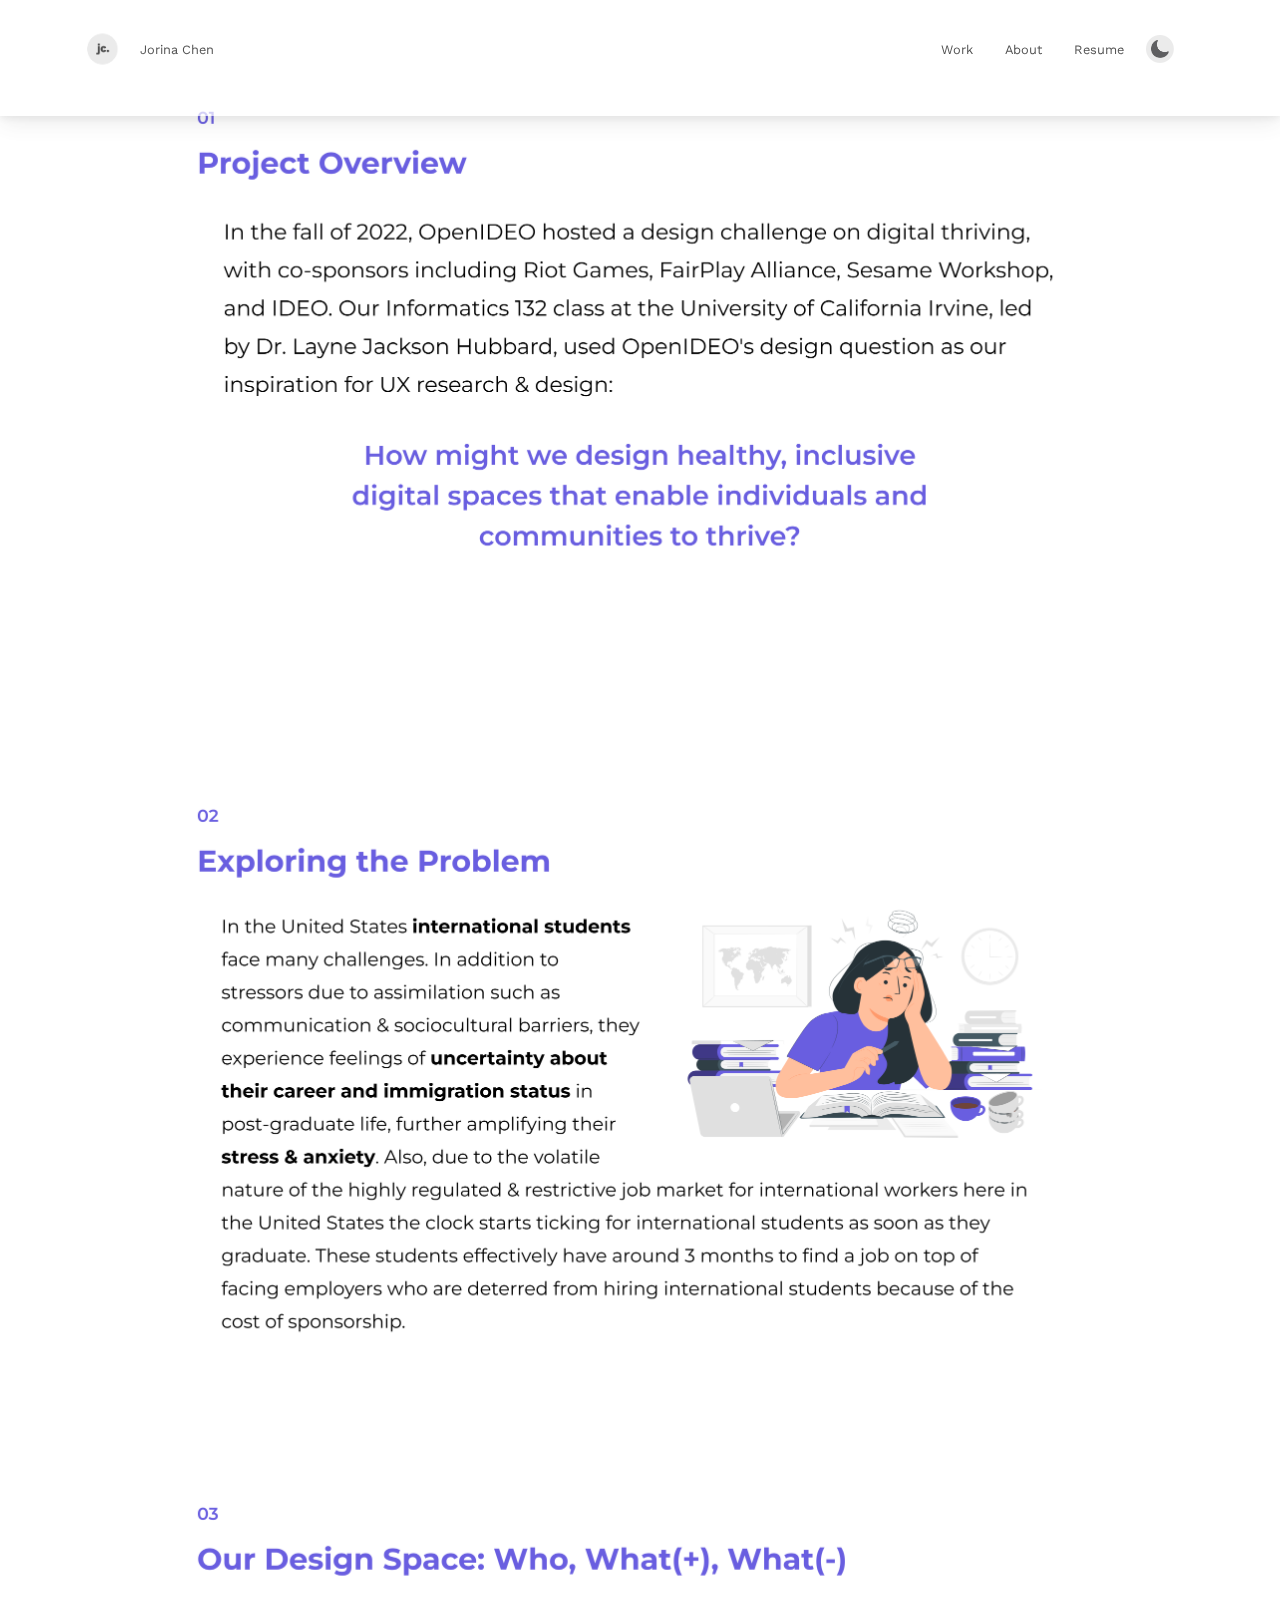
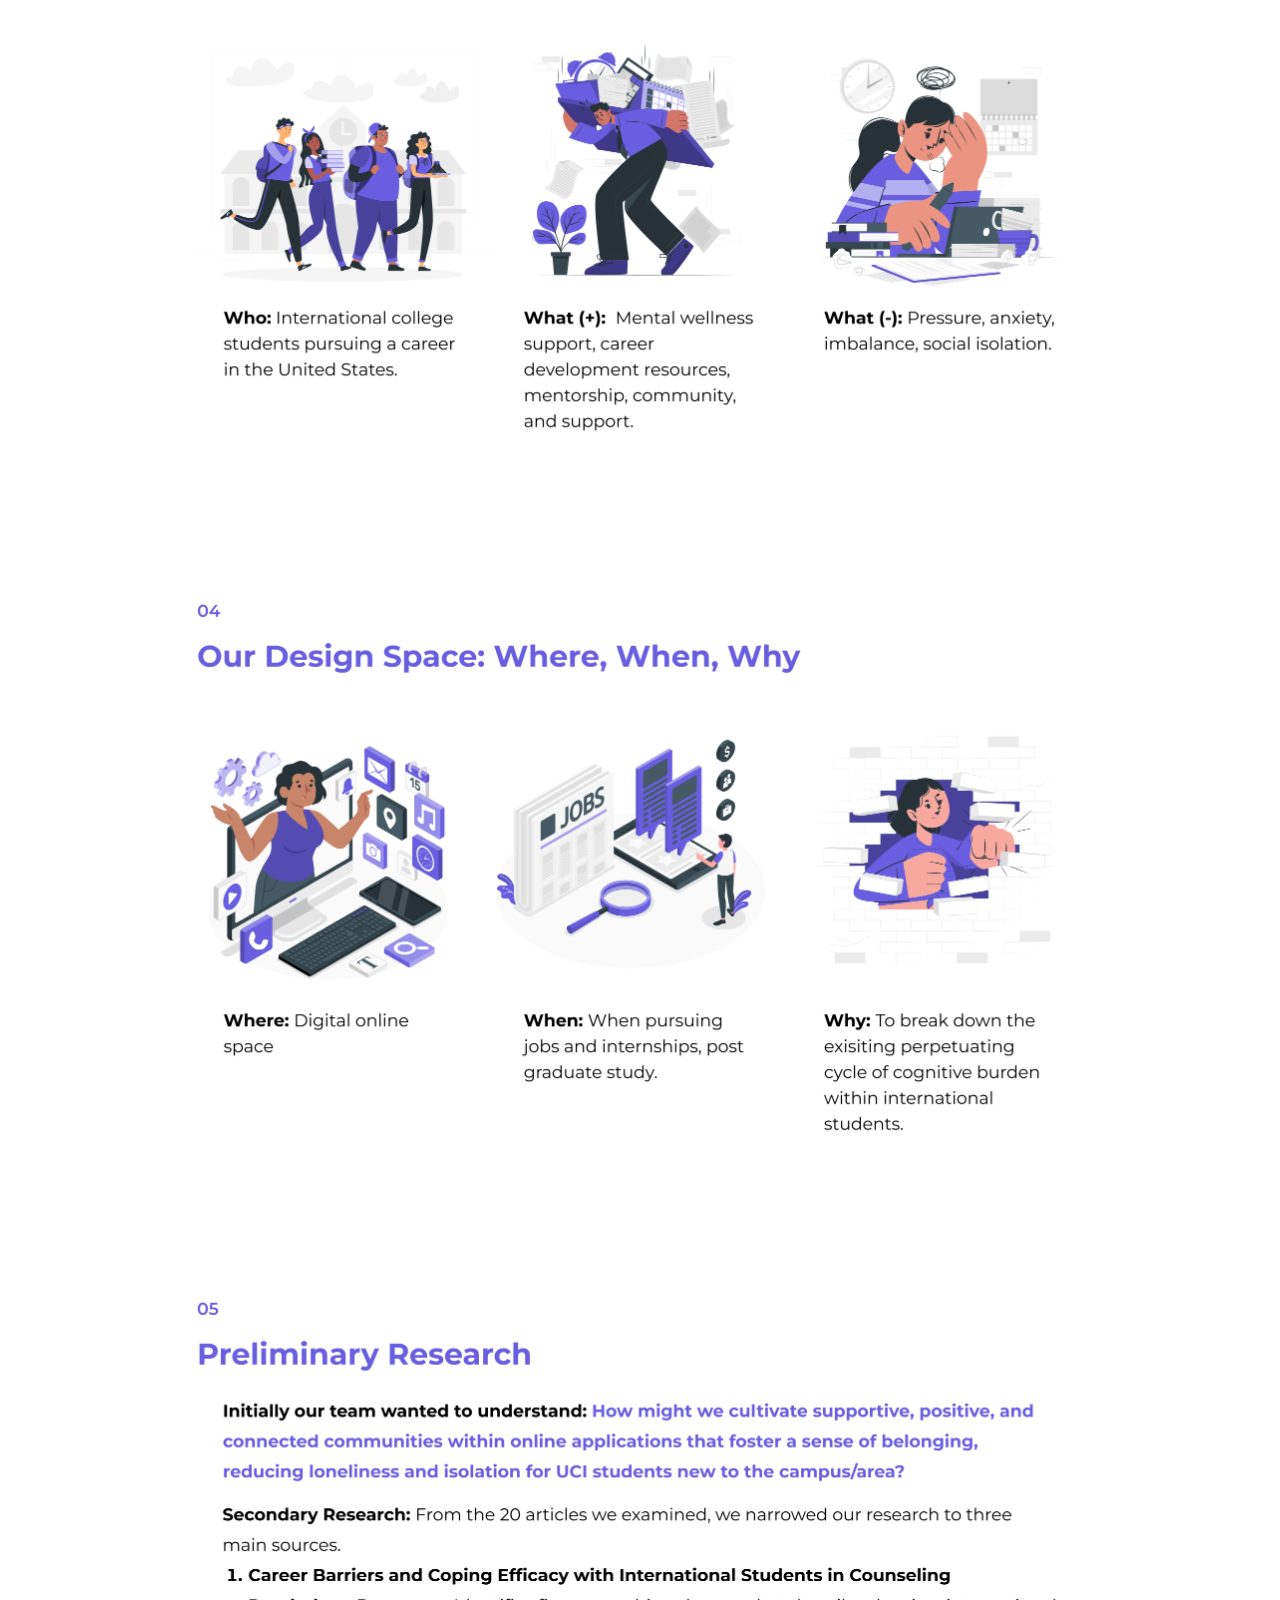
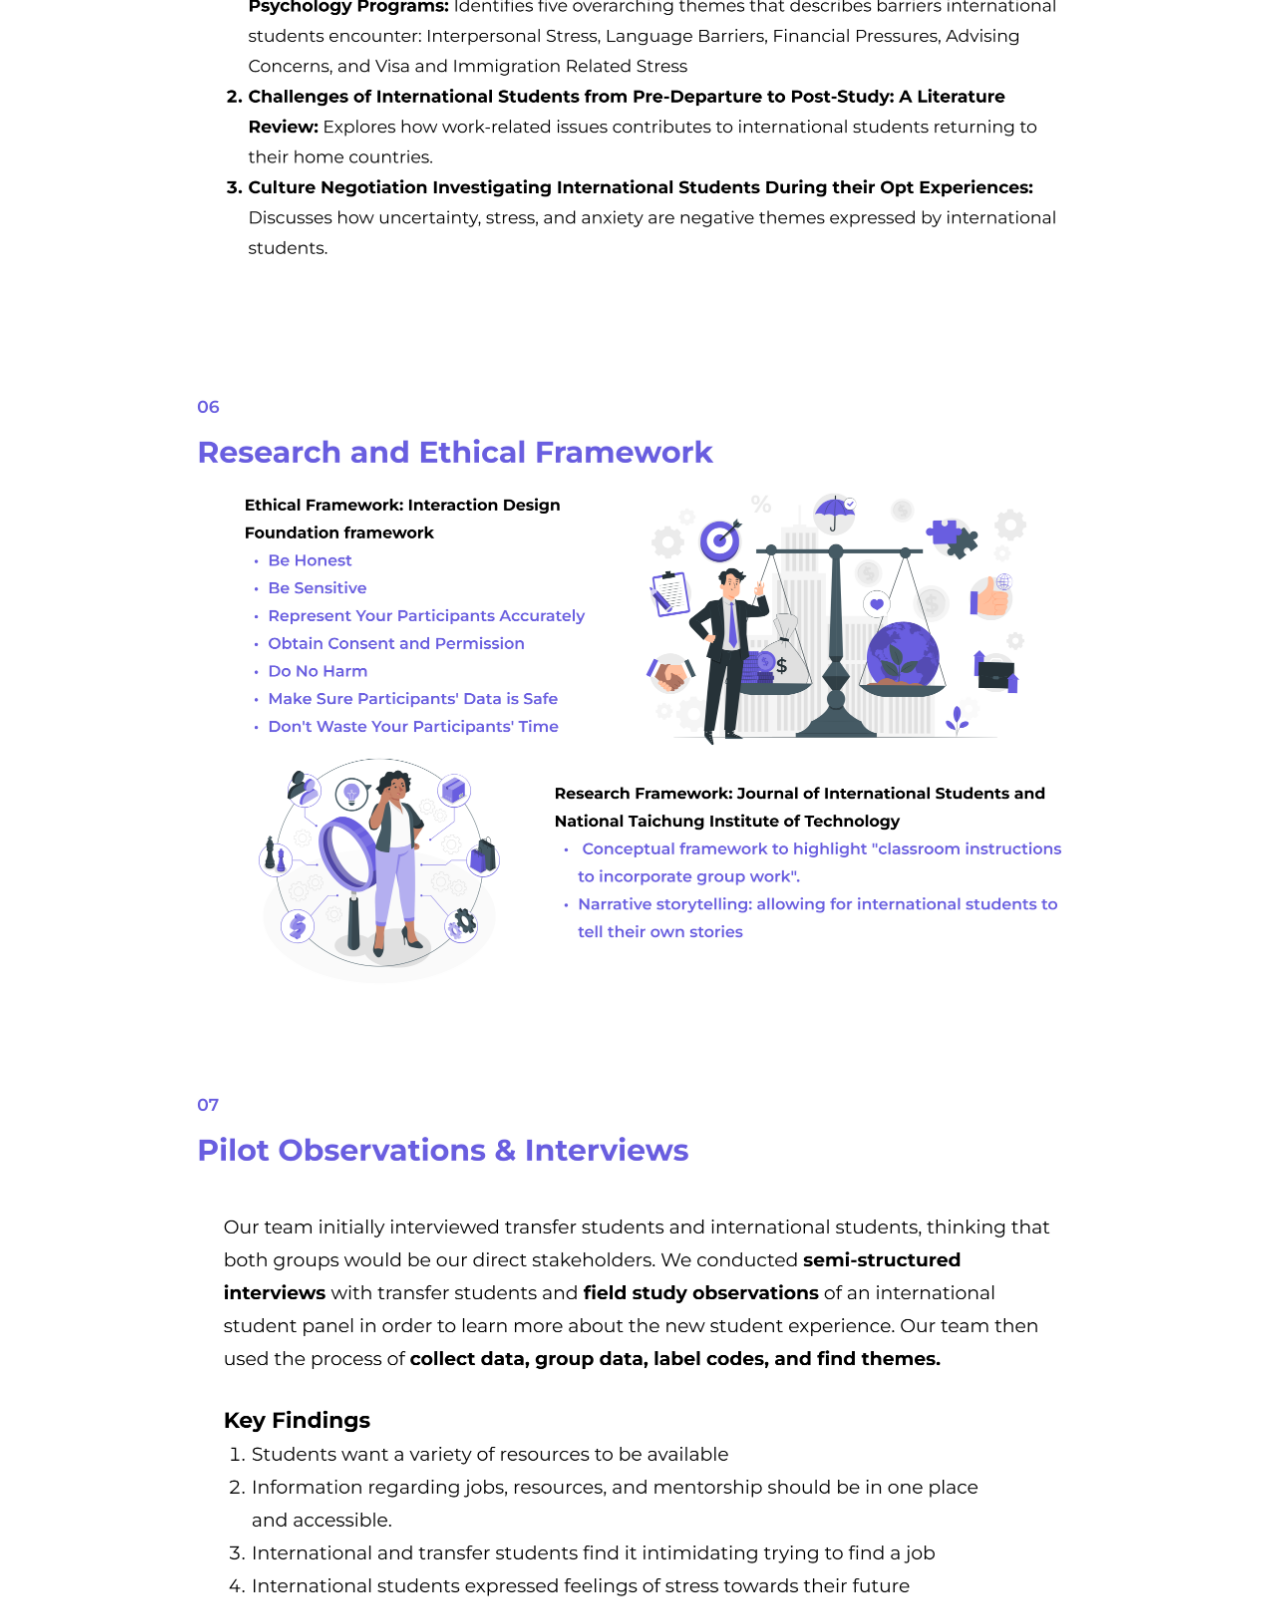
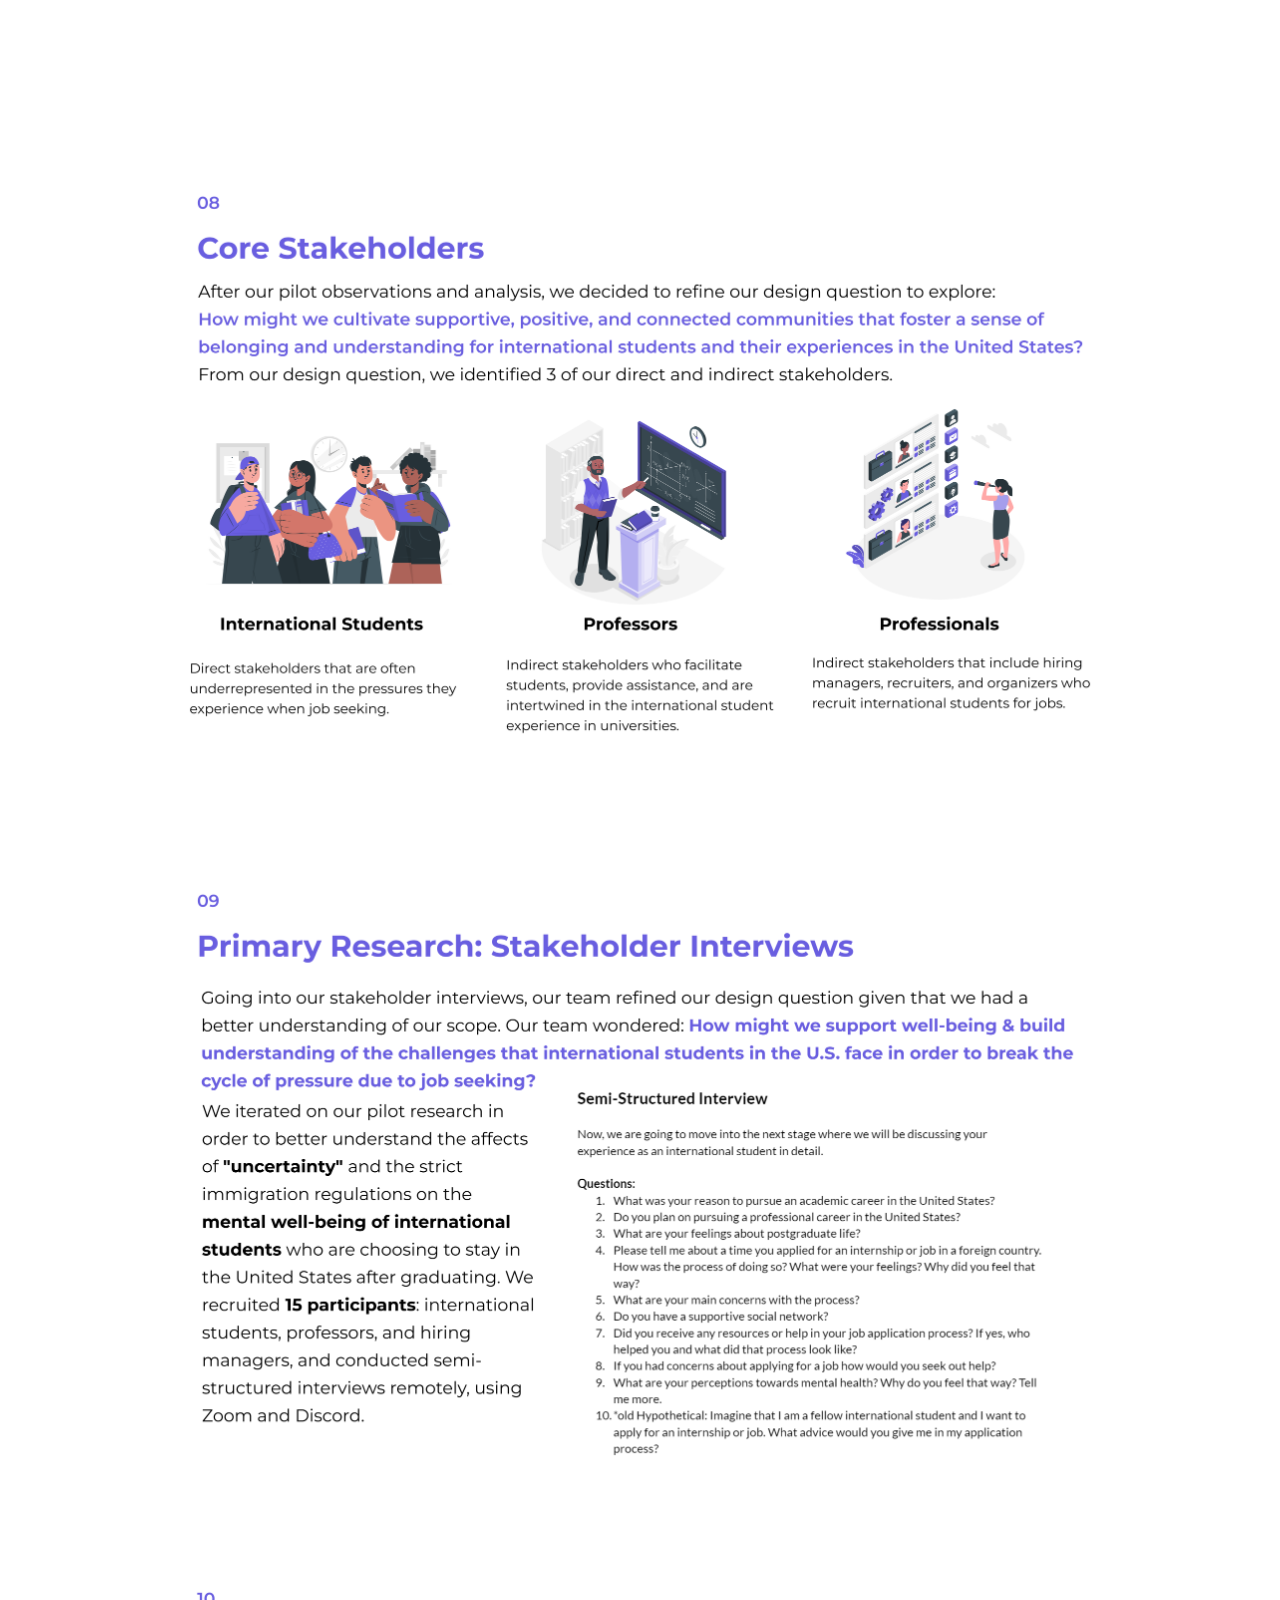
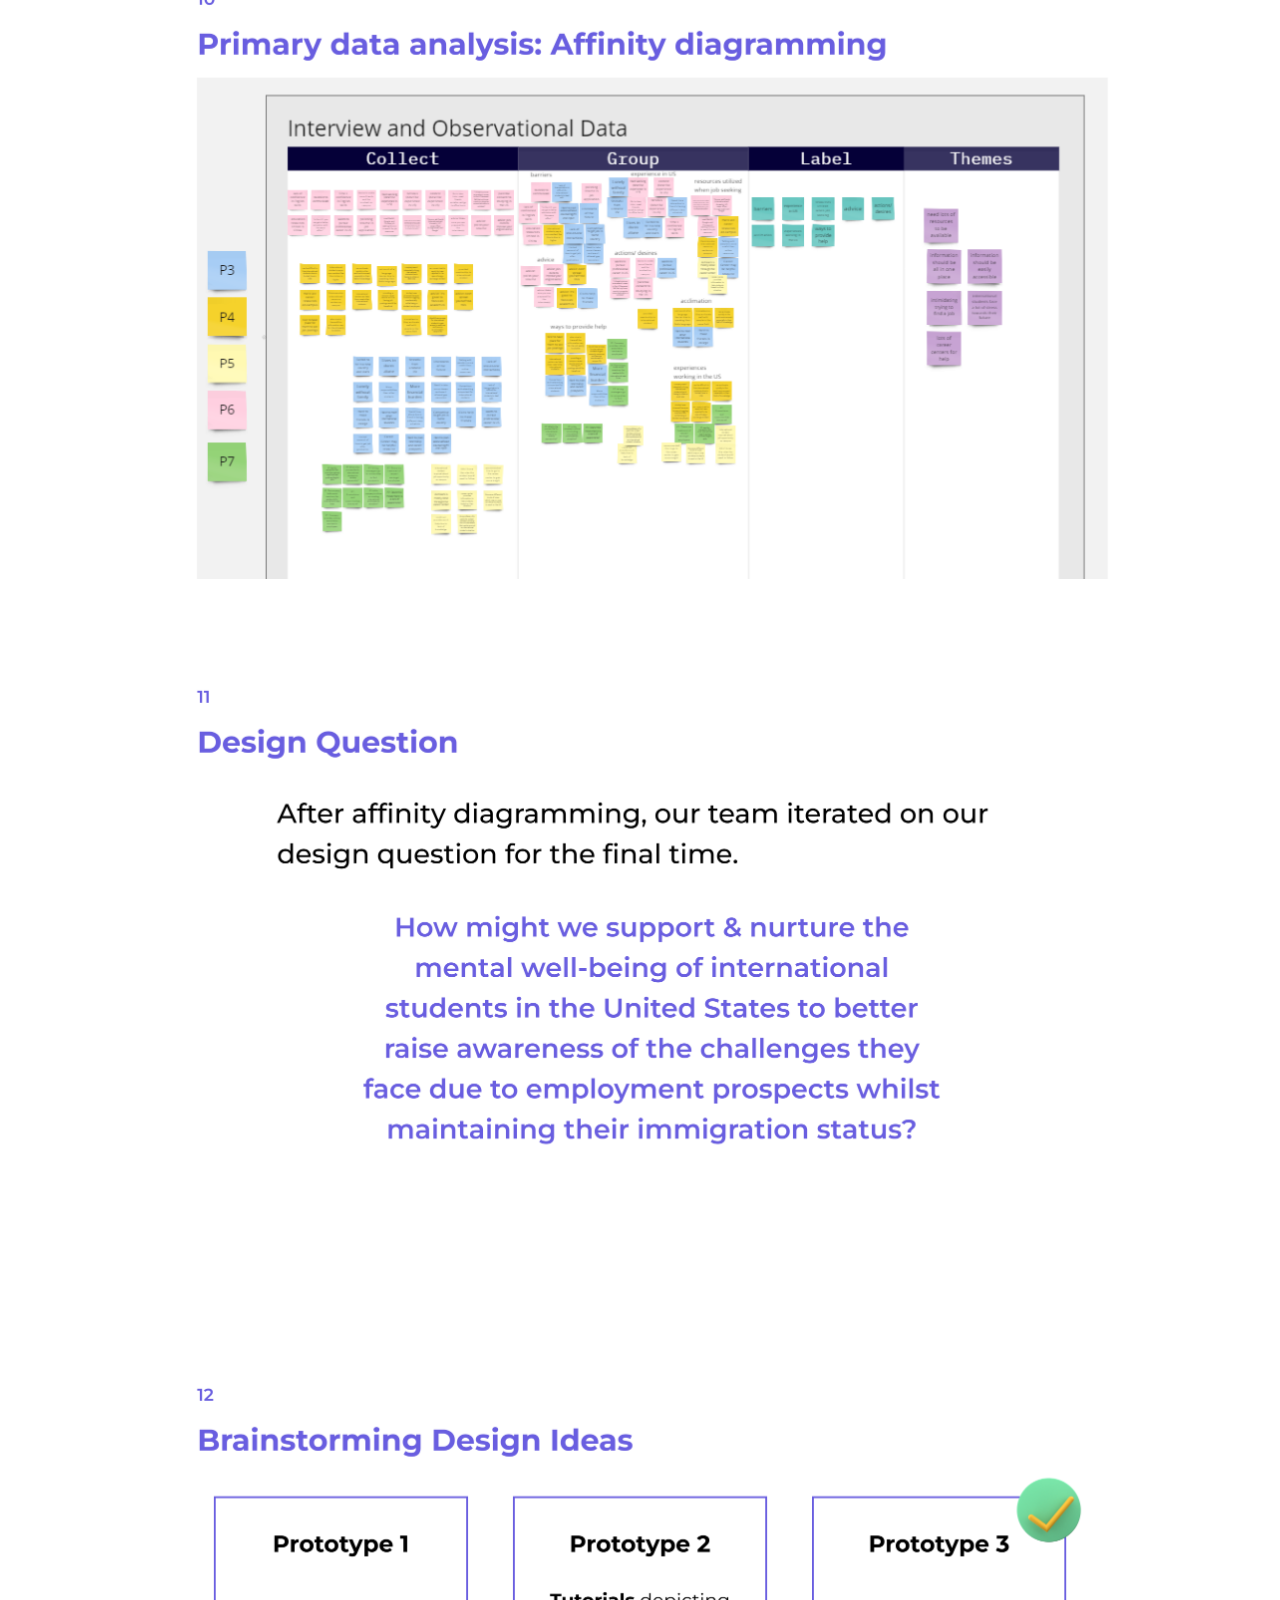
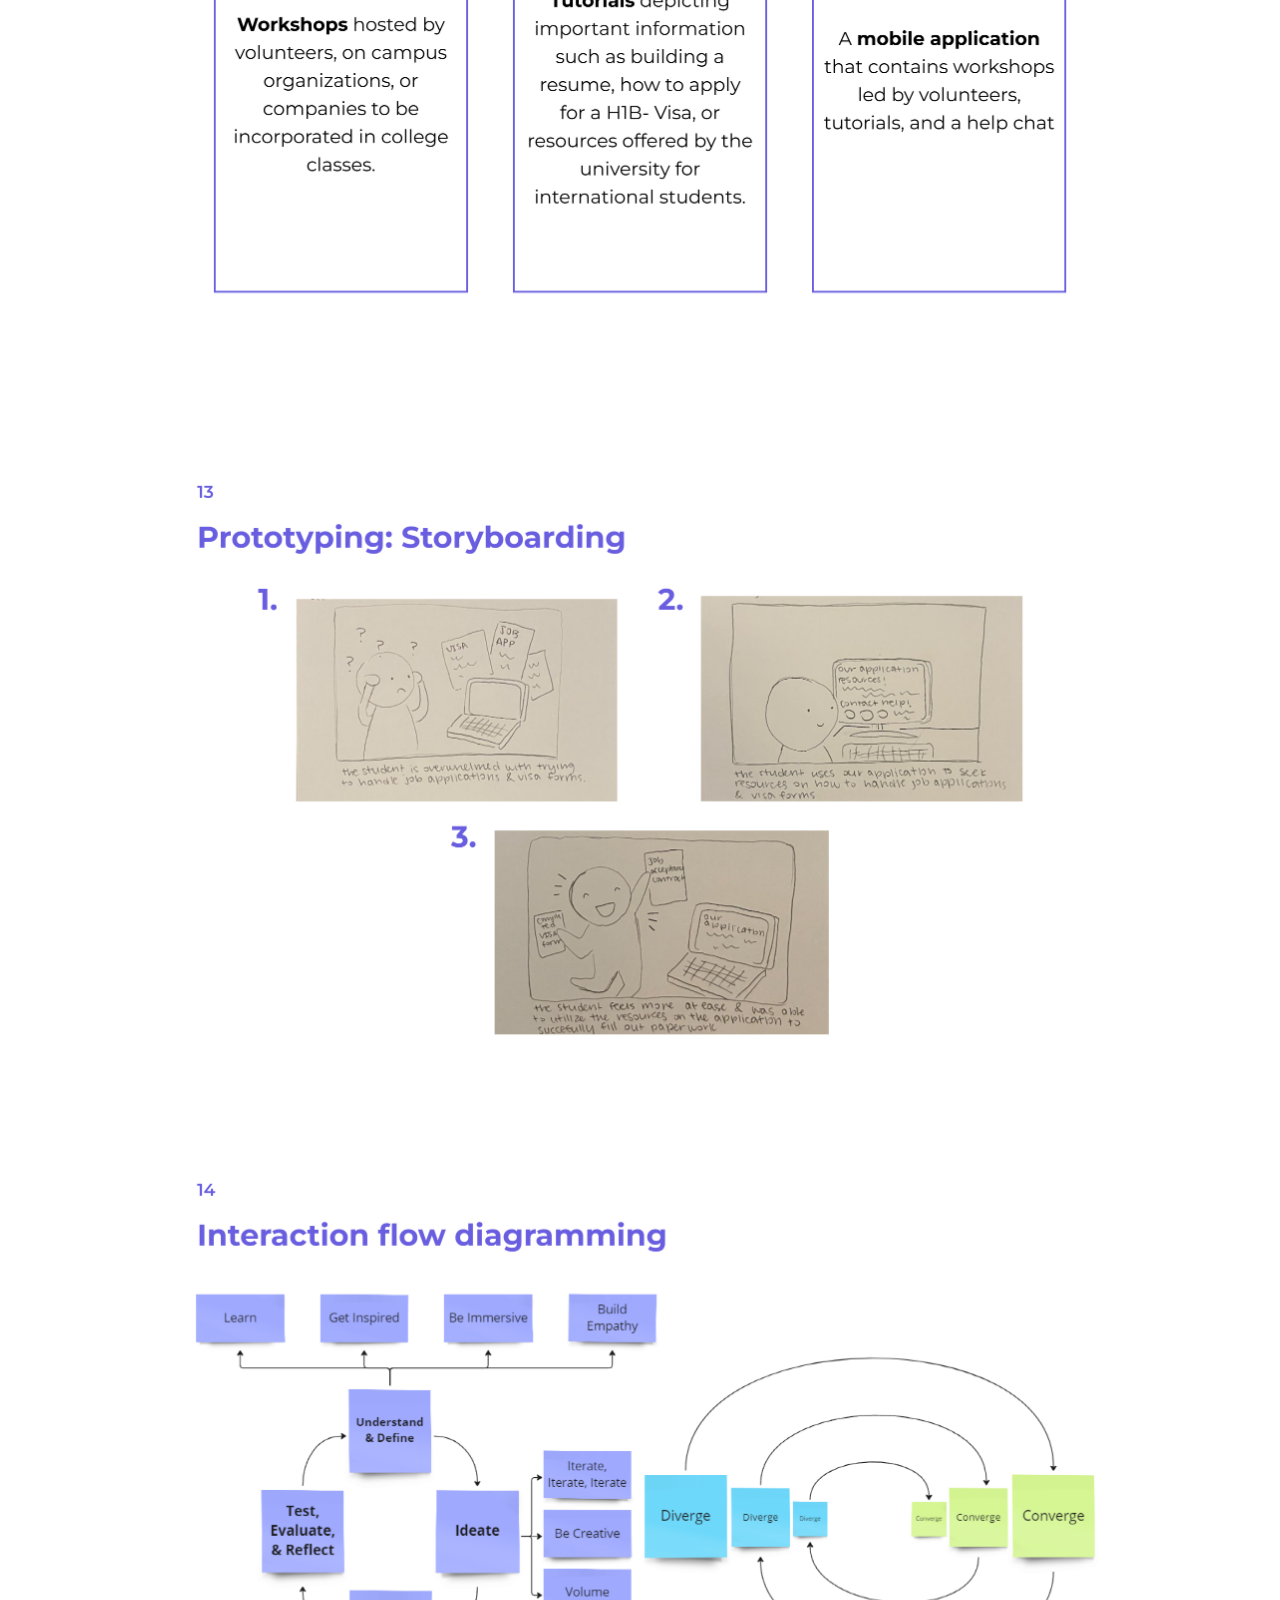
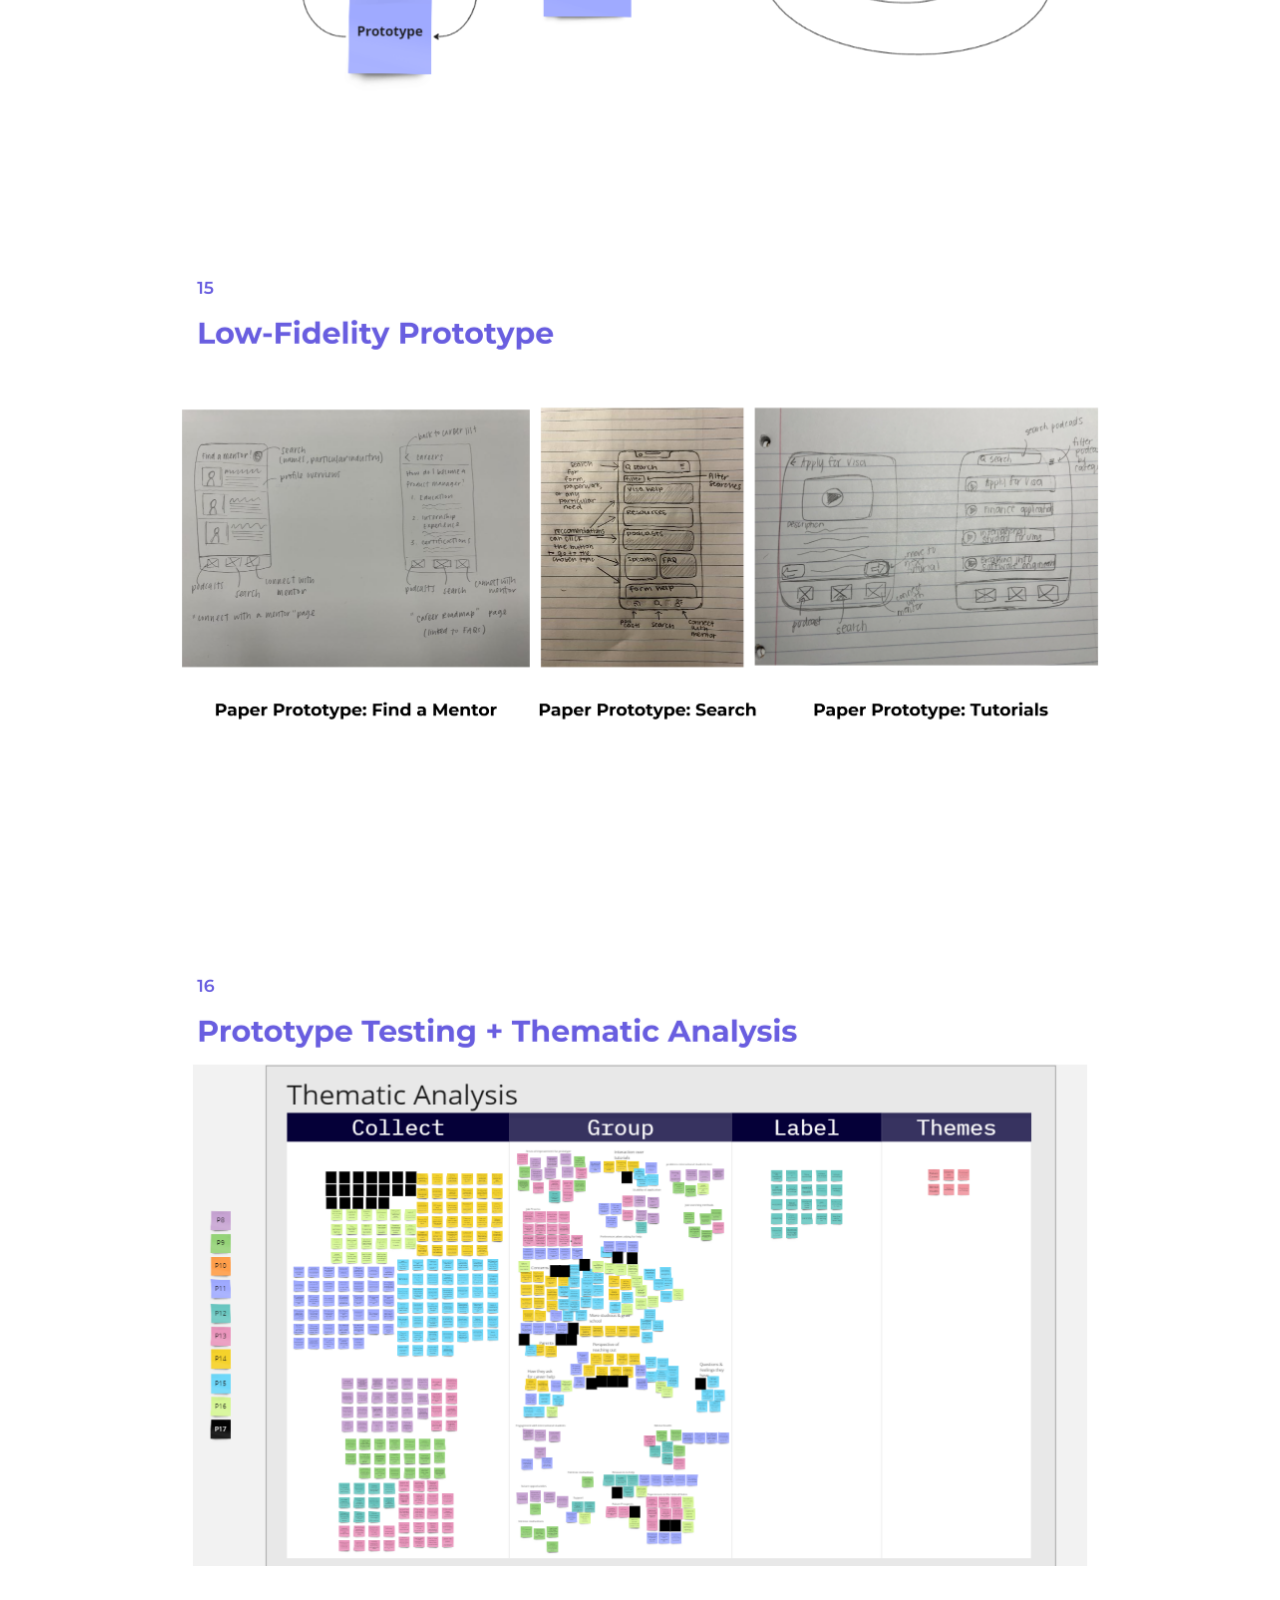
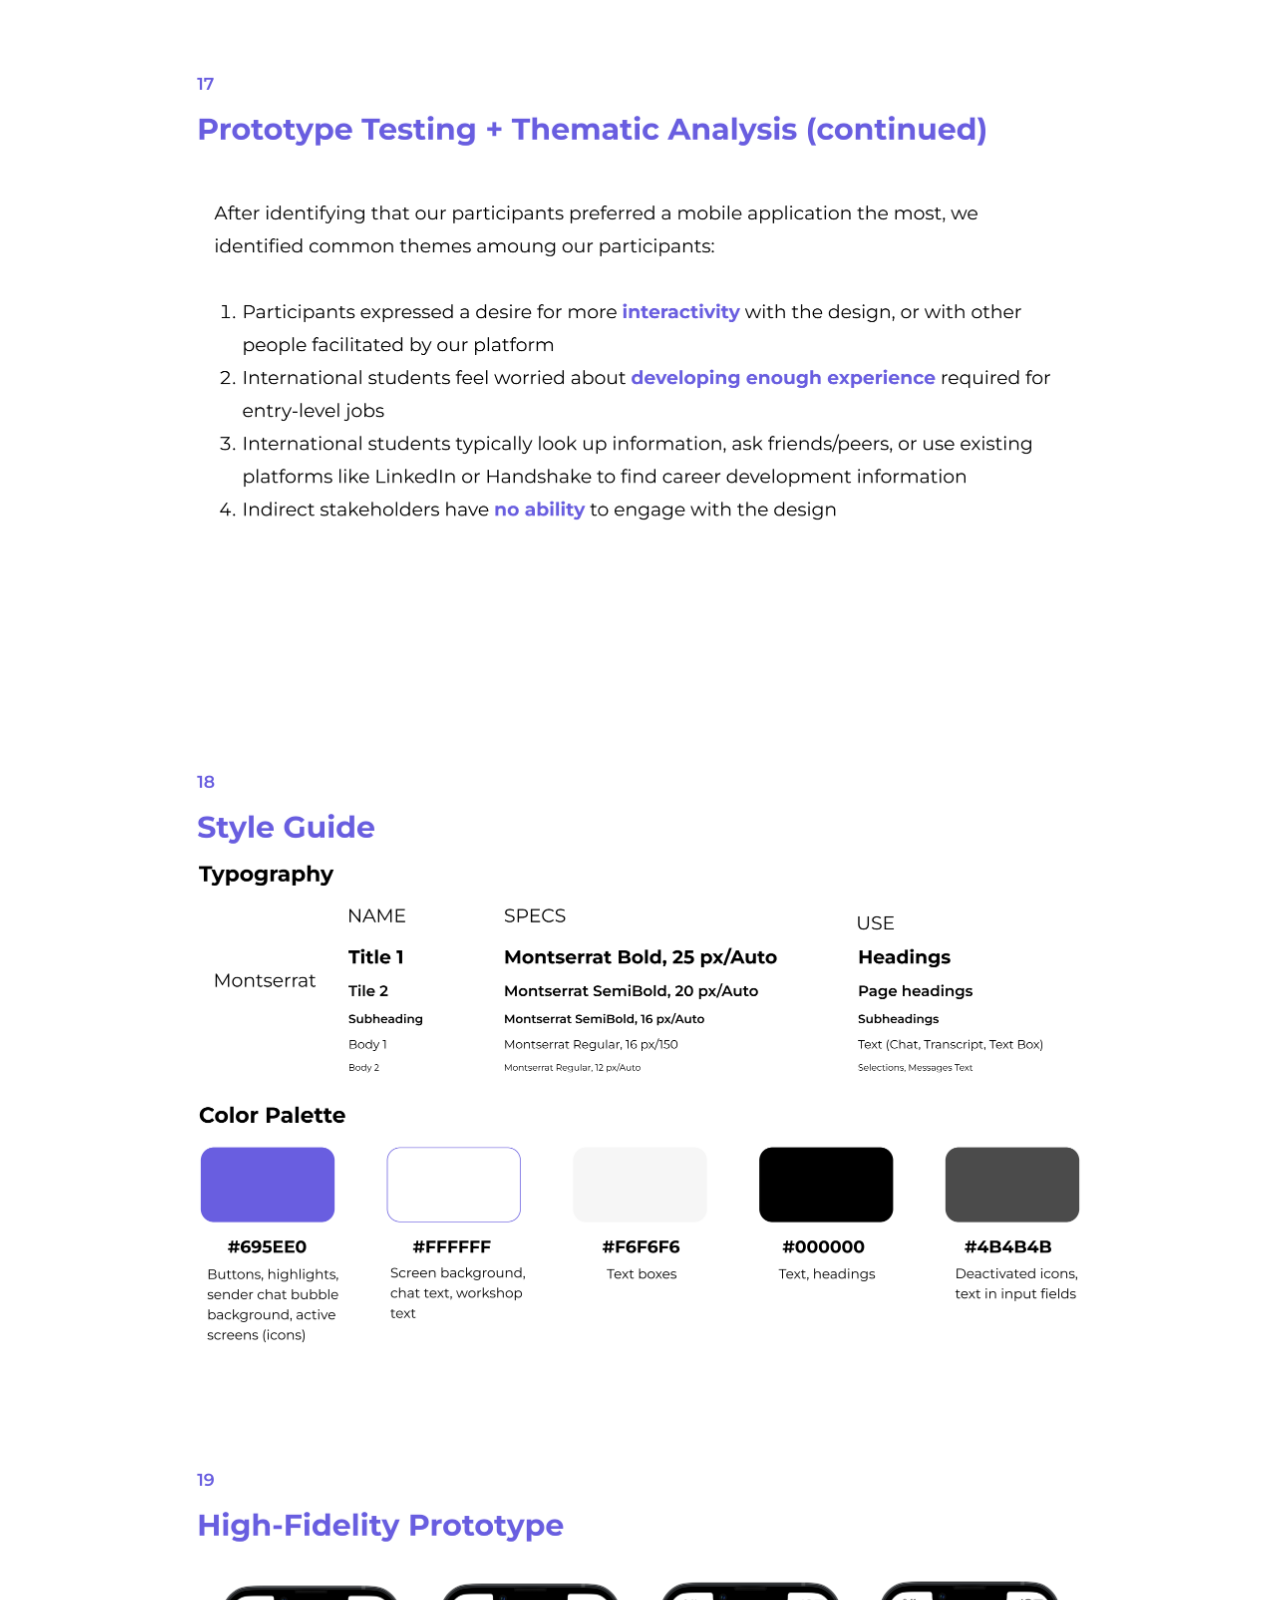
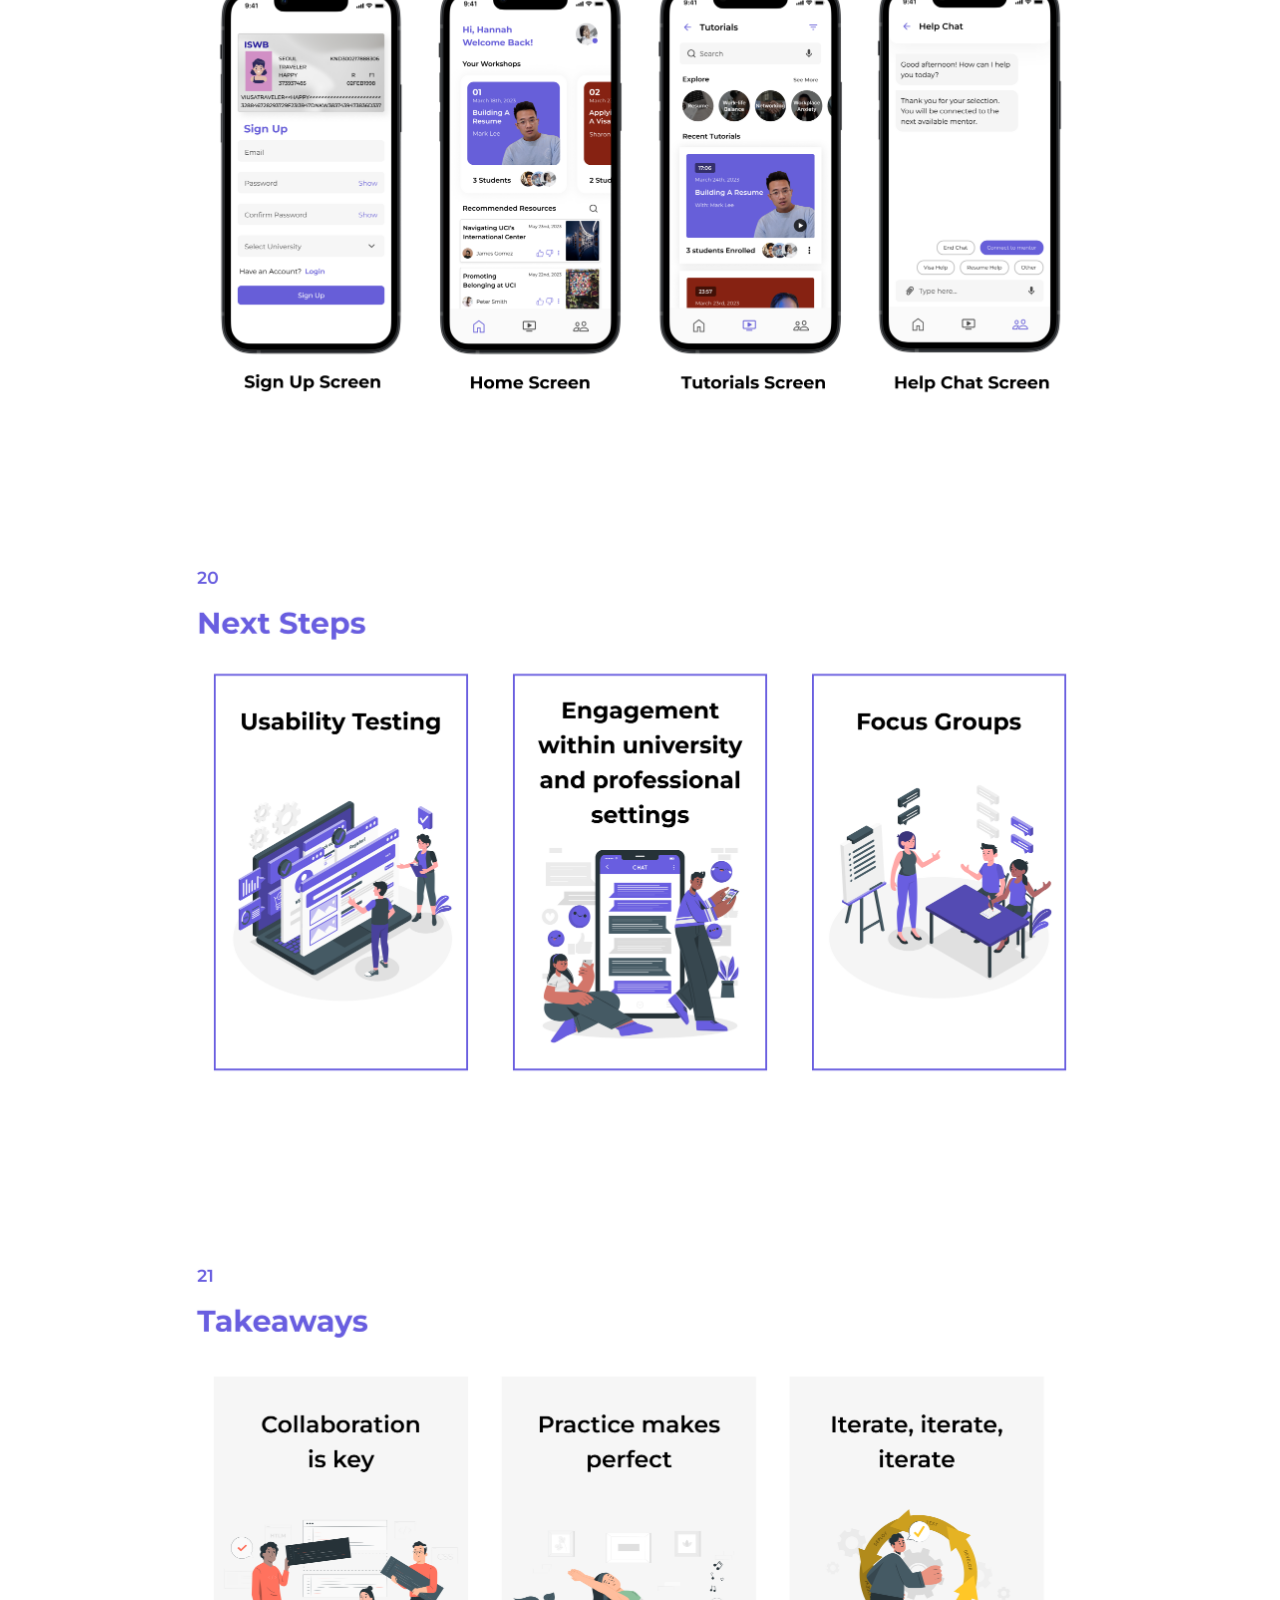
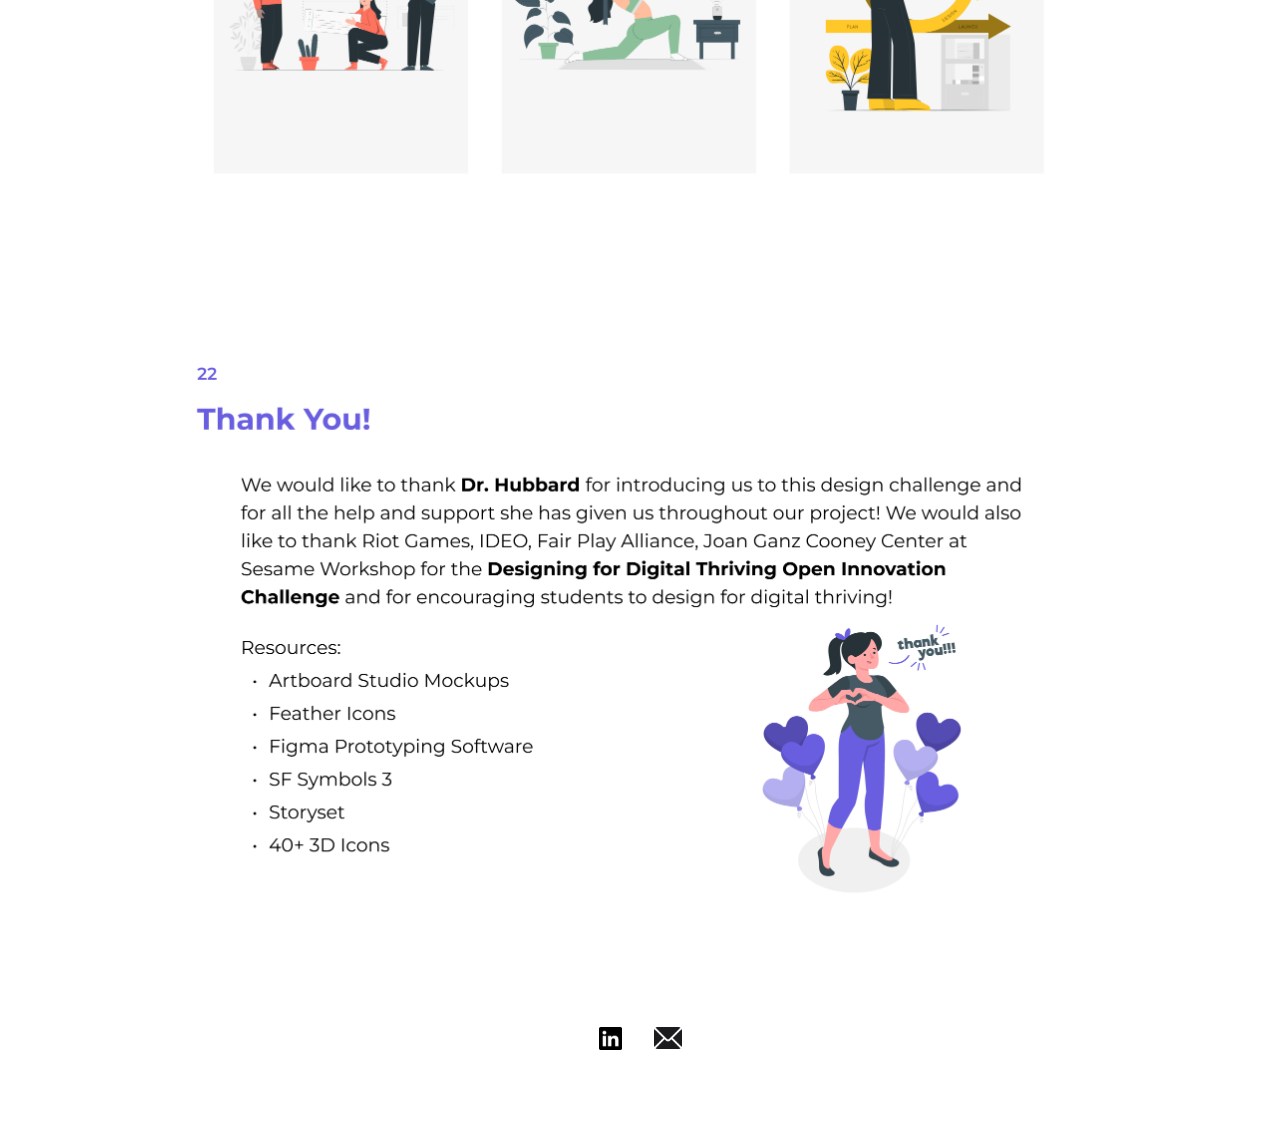
<file: iswb.html>
<!doctype html>
<html lang="en">

<!--
WRITTEN BY: Jorina Chen
EMAIL: jorinac@uci.edu
-->

<head>
  <meta charset="utf-8">
  <meta name="author" content="Your name here">
  <meta name="description" content="description of your page">
  <link href="style.css" rel="stylesheet">
  <link rel="stylesheet" href="https://fonts.googleapis.com/css2?family=Material+Symbols+Outlined:opsz,wght,FILL,GRAD@20..48,100..700,0..1,-50..200">
  <script src="function.js"> </script>
  <title>ISWB</title>
</head>

<body>
  <div class="navbar-web">
    <div id="navbar">
      <div class="navbar-left" style="padding-left: 3%">
        <ul>
          <li><a href="index.html">Jorina Chen</a></li>
          <li>
            <a class="image-padding-within-a" href="index.html">
            <img
              class="Logo-Image"
              src="Images/Marble_logo.png"
              width="46"
              height="44"
              alt="Jorina Chen's website logo"
            />
          </a>
          </li>
        </ul>
      </div>

      <div class="navbar-right">
        <ul>
          <li>
            <button id="toggle-button">
              <img
                class="dark-icon"
                src="Images/moon_logo_2.png"
                width="28"
                height="28"
                alt="Dark mode icon"
              />
              <img
                class="dark-icon-hover"
                src="Images/moon_hover.png"
                width="28"
                height="28"
                alt="Dark mode icon"
              />
            </button>
          </li>
          <li><a href="Jorina_Chen_Resume.pdf">Resume</a></li>
          <li><a href="about.html">About</a></li>
          <li><a href="index.html">Work</a></li>
        </ul>
      </div>
    </div>
  </div>

  <div class="mobile-navbar">
    <a href="index.html">
    <img
      class="Logo-Image"
      src="Images/Marble_logo.png"
      width="46"
      height="44"
      alt="Jorina Chen's website logo"
      class="mobile-logo"
    />
  </a>
  

    <div class="nav-link" id="nav-link">
      <a href="index.html">Work</a>
      <a href="about.html">About</a>
      <a href="Jorina_Chen_Resume.pdf">Resume</a>
      <button id="toggle-button2" onclick="menuToggle()">
        <img
          class="dark-icon"
          src="Images/moon_logo_2.png"
          width="28"
          height="28"
          alt="Dark mode icon"
        />
        <img
          class="dark-icon-hover"
          src="Images/moon_hover.png"
          width="28"
          height="28"
          alt="Dark mode icon"
        />
      </button>

      
      <!-- <a href="javascript:void(0)" class="close-icon" onclick="menuToggle()"
        >Close</a> -->

      <a href="javascript:void(0)" class="close-icon" onclick="menuToggle()"
      ><img 
        class="icon2"
        src="Images/Close_icon_dark.png"
        width="42"
        height="42"
        alt="Jorina Chen's website logo"
        class="mobile-logo"
      ></a>


    </div>
    <a onclick="menuToggle()"
      ><img
        class="icon"
        src="Images/menu_dark.png"
        width="42"
        height="42"
        alt="Jorina Chen's website logo"
        class="mobile-logo"
    /></a>
    
  </div>


   <!-- case study images-->
  <div class="ISWB-case-study-images">
    <img src="ISWB/Project_Overview.png" style="width:100%" alt="Project overview of the International Student Well-Being case study.">
  </div>

  <div class="ISWB-case-study-images">
    <img src="ISWB/02_Exploring_the_Problem.png" style="width:100%" alt="Illustrates how the group explored the problem presented by OpenIDEO's design challenge.">
  </div>

  <div class="ISWB-case-study-images">
    <img src="ISWB/03_Our_Design_Space.png" style="width:100%" alt="Includes the who, what(+), and what(-) that the team used to explore their design space.">
  </div>

  <div class="ISWB-case-study-images">
    <img src="ISWB/04_Our_Design_Space_2.png" style="width:100%" alt="Includes the where, when, and why that our team used to explore our design space.">
  </div>

  <div class="ISWB-case-study-images">
    <img src="ISWB/05_Preliminary_Research.png" style="width:100%" alt="Presents the 3 main secondary sources that the team used to understand their current design question.">
  </div>

  <div class="ISWB-case-study-images">
    <img src="ISWB/06_Research_and_Ethical_Framework.png" style="width:100%" alt="Describes the research and ethical frameworks used by the team.">
  </div>

  <div class="ISWB-case-study-images">
    <img src="ISWB/07_Pilot_Observations_&_Interviews.png" style="width:100%" alt="Illustrates the key findings the team had from their pilot observations 
    and interviews.">
  </div>

  <div class="ISWB-case-study-images">
    <img src="ISWB/08_Core_Stakeholders.png" style="width:100%" alt="Describes the core stakeholders which included international students, professors, and professionals.">
  </div>

  <div class="ISWB-case-study-images">
    <img src="ISWB/09_Primary_Research_Stakeholder_Interviews.png" style="width:100%" alt="Describes how the team conducted 15 stakeholder interviews to better understand
     how might we support well-being & build understanding of the challenges that international students in the U.S. face in order to break the cycle of pressure due to job seeking?">
  </div>

  <div class="ISWB-case-study-images">
    <img src="ISWB/10_Primary_data_analysis_Affinity_diagramming.png" style="width:100%" alt="Shows an affinity diagram of the interview and observational data collected.">
  </div>

  <div class="ISWB-case-study-images">
    <img src="ISWB/11_Design_Question.png" style="width:100%" alt="Includes the final iteration of the team's design question, which is how might we support & nurture the 
    mental well-being of international students in the United States to better raise awareness of the challenges they face due to employment prospects whilst maintaining their
    immigration status?">
  </div>

  <div class="ISWB-case-study-images">
    <img src="ISWB/12_Brainstorming_Design_Ideas.png" style="width:100%" alt="Showcases the teams prototype brainstorm, which includes workshops, tutorials, and a 
    mobile application.">
  </div>

  <div class="ISWB-case-study-images">
    <img src="ISWB/13_Prototyping_Storyboarding.png" style="width:100%" alt="Illustrates 3 storyboard images for how the mobile application is intended to be used.">
  </div>

  <div class="ISWB-case-study-images">
    <img src="ISWB/14_Interaction_flow_diagramming.png" style="width:100%" alt="Image of the team's interaction flow diagram.">
  </div>

  <div class="ISWB-case-study-images">
    <img src="ISWB/15_low_fidelity_prototype.png" style="width:100%" alt="Low-Fidelity Prototype of how users find a mentor, search, and access tutorials.">
  </div>

  <div class="ISWB-case-study-images">
    <img src="ISWB/16_Prototype_Testing_Thematic_Analysis.png" style="width:100%" alt="The team's thematic analysis which includes collect, group, label, 
    and themes category.">
  </div>

  <div class="ISWB-case-study-images">
    <img src="ISWB/17_Prototype_Testing_Thematic_Analysis_(continued).png" style="width:100%" alt="Continuation of the team's thematic analysis which 
    includes the team's four main themes.">
  </div>

  <div class="ISWB-case-study-images">
    <img src="ISWB/18_Style_Guide.png" style="width:100%" alt="The team's style guide which includes the typography and color palette">
  </div>

  <div class="ISWB-case-study-images">
    <img src="ISWB/19_High-Fidelity_Prototype.png" style="width:100%" alt="High-Fidelity Prototype including the sign up, home, tutorials, and help chat screen.">
  </div>

  <div class="ISWB-case-study-images">
    <img src="ISWB/20_Next_Steps.png" style="width:100%" alt="Illustrates the team's next steps of usability testing, engagement within university and
     professional settings, and hosting focus groups.">
  </div>

  <div class="ISWB-case-study-images">
    <img src="ISWB/21_Takeaways.png" style="width:100%" alt="Depicts the three main takeaways of collaboration is key, practice makes 
    perfect, and iterate, iterate, iterate">
  </div>

  <div class="ISWB-case-study-images">
    <img src="ISWB/22_Thank_You.png" style="width:100%" alt="Thank you slide for Dr.Hubbard, Riot Games, IDEO, Fair Play Alliance, 
    Joan Ganz Cooney Center at Sesame Workshop.">
  </div>


      <div class="footer">
        <div class="light-footer-content">
          <a href="https://linkedin.com/in/jorinachen/">
            <img class= "LinkedIn" src="Images/LinkedIn_Icon.png" width="23" height= "23" alt="LinkedIn Icon that links to Jorina Chen's LinkedIn page">
          </a>
  
          <a href="mailto:jorinajoshan@gmail.com">
            <img class="Mail" src="Images/Mail_icon.png" width="28" height= "22" alt="Mail icon that links to Jorina Chen's email address">
          </a>
        </div>
      </div>


      <script>
        document.addEventListener('DOMContentLoaded', (event) => {
      const toggleButton = document.getElementById('toggle-button');


      const darkMode = localStorage.getItem('darkMode');

      if (darkMode === 'enabled') {
      document.body.classList.add('dark-mode');
     }

     toggleButton.addEventListener('click', () => {
     document.body.classList.toggle('dark-mode');

    if (document.body.classList.contains('dark-mode')) {
      localStorage.setItem('darkMode', 'enabled');
    } else {
      localStorage.setItem('darkMode', 'disabled');
    }
  });
});


document.addEventListener("DOMContentLoaded", (event) => {
        const toggleButton = document.getElementById("toggle-button2");

        const darkMode = localStorage.getItem("darkMode");

        if (darkMode === "enabled") {
          document.body.classList.add("dark-mode");
        }

        toggleButton.addEventListener("click", () => {
          document.body.classList.toggle("dark-mode");

          if (document.body.classList.contains("dark-mode")) {
            localStorage.setItem("darkMode", "enabled");
          } else {
            localStorage.setItem("darkMode", "disabled");
          }
        });
      });

      function menuToggle() {
        var navLinks = document.getElementById("nav-link");

        if (navLinks.classList.contains("show")) {
          navLinks.classList.remove("show");
          setTimeout(() => {
            navLinks.style.display = "none";
          }, 500);
          document.removeEventListener("click", closeMenu);
        } else {
          navLinks.style.display = "flex";
          setTimeout(() => {
            navLinks.classList.add("show");
          }, 10);
          document.addEventListener("click", closeMenu);
        }
      }

      function closeMenu(event) {
        var navLinks = document.getElementById("nav-link");
        var icon = document.querySelector(".icon");

        if (!navLinks.contains(event.target) && !icon.contains(event.target)) {
          navLinks.classList.remove("show");
          setTimeout(() => {
            navLinks.style.display = "none";
          }, 500);
          document.removeEventListener("click", closeMenu);
        }
      }

      </script>

</body>
</file>
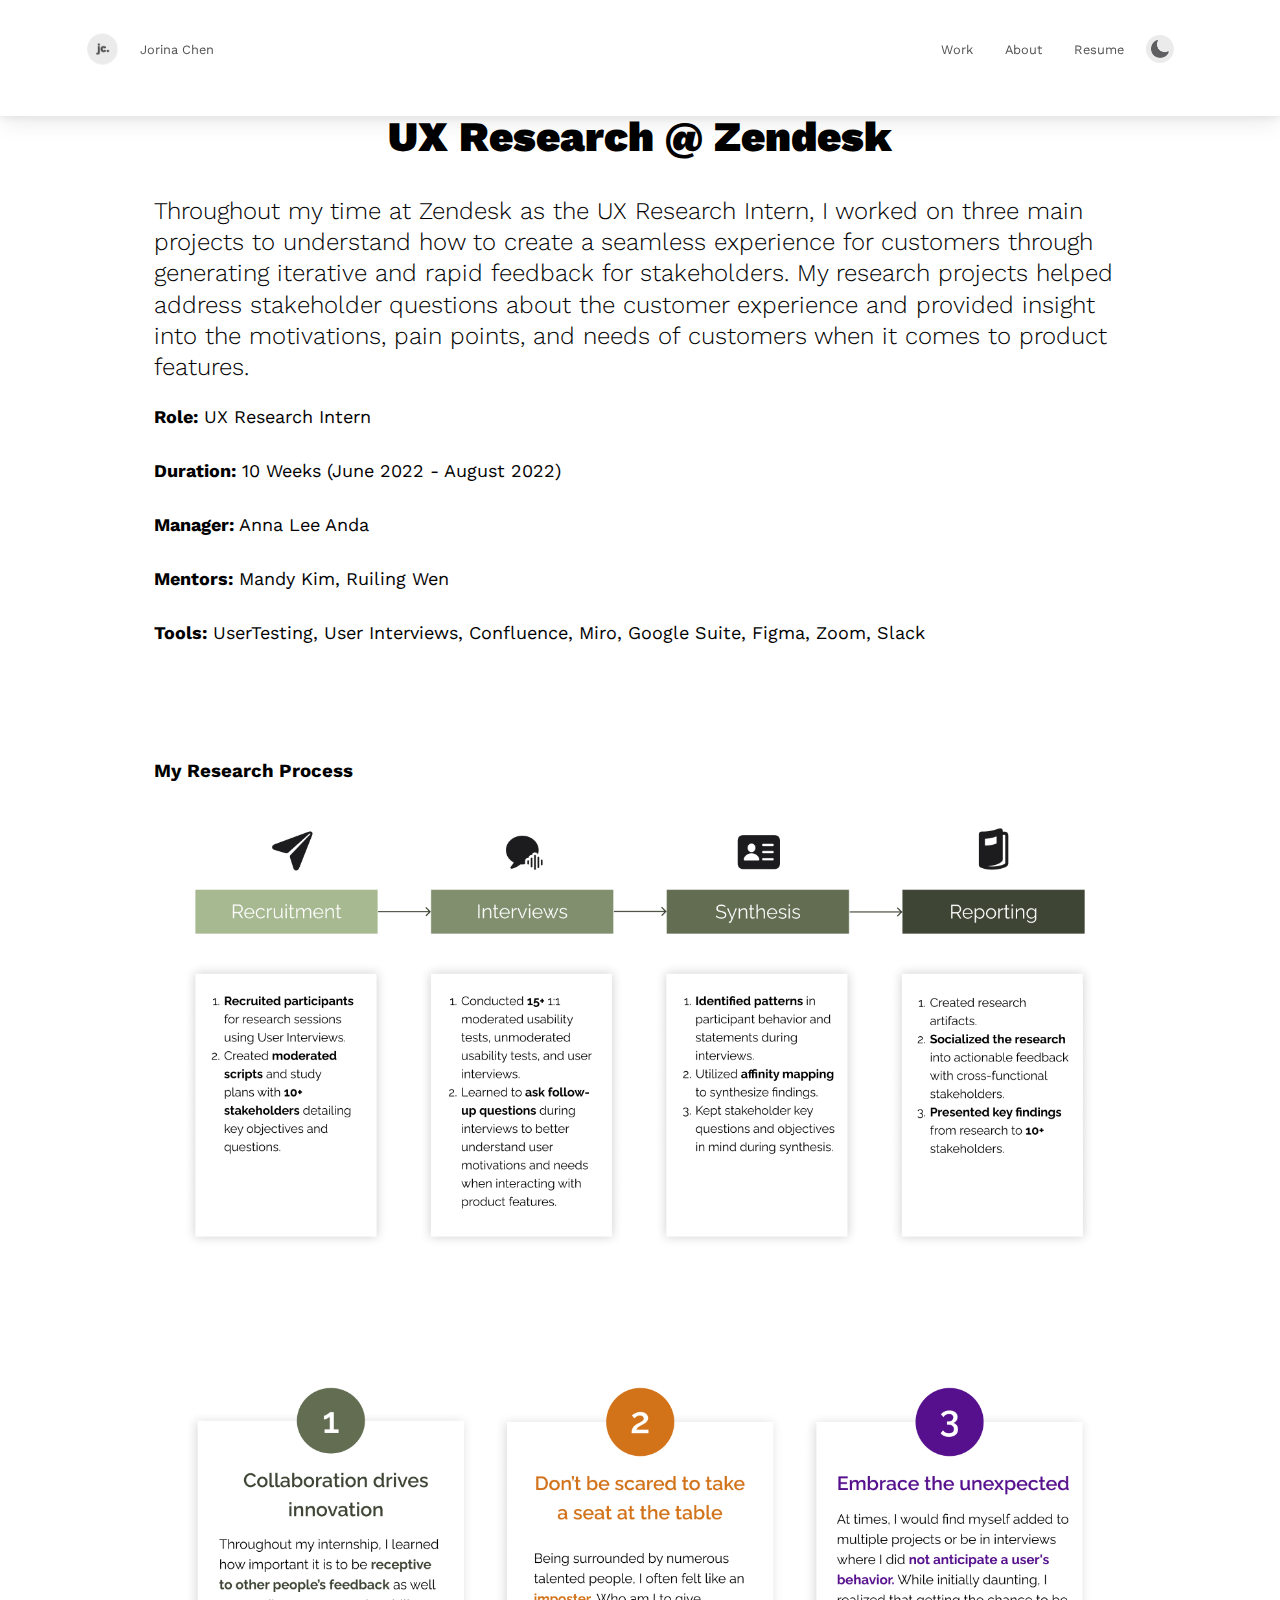
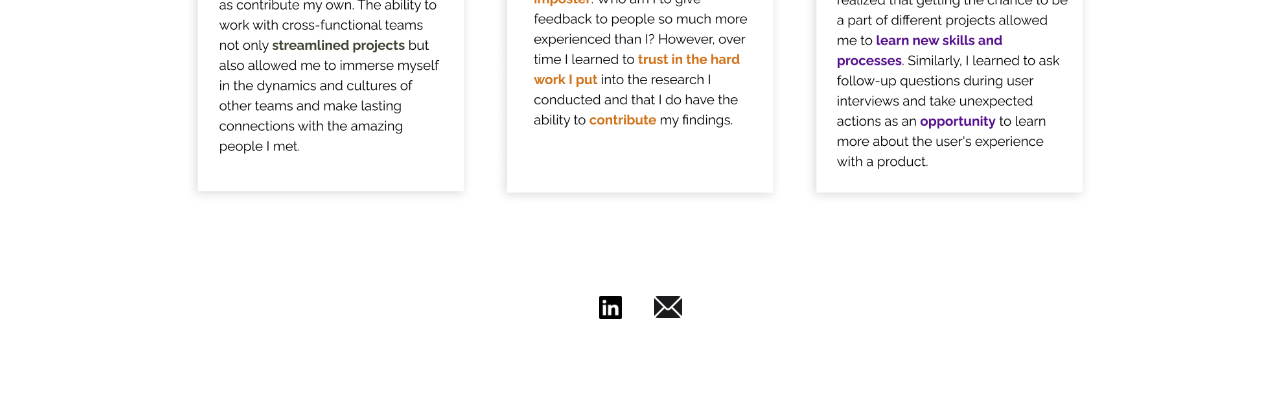
<file: zendesk.html>
<!doctype html>
<html lang="en">

<!--
WRITTEN BY: Jorina Chen
EMAIL: jorinac@uci.edu
-->

<head>
  <meta charset="utf-8">
  <meta name="author" content="Your name here">
  <meta name="description" content="description of your page">
  <link href="style.css" rel="stylesheet">
  <link rel="stylesheet" href="https://fonts.googleapis.com/css2?family=Material+Symbols+Outlined:opsz,wght,FILL,GRAD@20..48,100..700,0..1,-50..200">
  <script src="function.js"> </script>
  <title>Zendesk</title>
</head>

<body>
  <div class="navbar-web">
    <div id="navbar">
      <div class="navbar-left" style="padding-left: 3%">
        <ul>
          <li><a href="index.html">Jorina Chen</a></li>
          <li>
            <a class="image-padding-within-a" href="index.html">
            <img
              class="Logo-Image"
              src="Images/Marble_logo.png"
              width="46"
              height="44"
              alt="Jorina Chen's website logo"
            />
          </a>
          </li>
        </ul>
      </div>

      <div class="navbar-right">
        <ul>
          <li>
            <button id="toggle-button">
              <img
                class="dark-icon"
                src="Images/moon_logo_2.png"
                width="28"
                height="28"
                alt="Dark mode icon"
              />
              <img
                class="dark-icon-hover"
                src="Images/moon_hover.png"
                width="28"
                height="28"
                alt="Dark mode icon"
              />
            </button>
          </li>
          <li><a href="Jorina_Chen_Resume.pdf">Resume</a></li>
          <li><a href="about.html">About</a></li>
          <li><a href="index.html">Work</a></li>
        </ul>
      </div>
    </div>
  </div>

  <div class="mobile-navbar">
    <a href="index.html">
    <img
      class="Logo-Image"
      src="Images/Marble_logo.png"
      width="46"
      height="44"
      alt="Jorina Chen's website logo"
      class="mobile-logo"
    />
  </a>
  

    <div class="nav-link" id="nav-link">
      <a href="index.html">Work</a>
      <a href="about.html">About</a>
      <a href="Jorina_Chen_Resume.pdf">Resume</a>
      <button id="toggle-button2" onclick="menuToggle()">
        <img
          class="dark-icon"
          src="Images/moon_logo_2.png"
          width="28"
          height="28"
          alt="Dark mode icon"
        />
        <img
          class="dark-icon-hover"
          src="Images/moon_hover.png"
          width="28"
          height="28"
          alt="Dark mode icon"
        />
      </button>

      
      <!-- <a href="javascript:void(0)" class="close-icon" onclick="menuToggle()"
        >Close</a> -->

      <a href="javascript:void(0)" class="close-icon" onclick="menuToggle()"
      ><img 
        class="icon2"
        src="Images/Close_icon_dark.png"
        width="42"
        height="42"
        alt="Jorina Chen's website logo"
        class="mobile-logo"
      ></a>


    </div>
    <a onclick="menuToggle()"
      ><img
        class="icon"
        src="Images/menu_dark.png"
        width="42"
        height="42"
        alt="Jorina Chen's website logo"
        class="mobile-logo"
    /></a>
    
  </div>



  <div class="zendesk-text">
    <h1 style="text-align: center;"><strong>UX Research @ Zendesk</strong></h1>
    <h2>Throughout my time at Zendesk as the UX Research Intern, I worked on three main projects to understand 
    how to create a seamless experience for customers through generating iterative and rapid feedback for stakeholders. 
    My research projects helped address stakeholder questions about the customer experience and provided insight into 
    the motivations, pain points, and needs of customers when it comes to product features.</h2>
  

  
    <p><strong>Role:</strong> UX Research Intern <br><br>

        <strong>Duration:</strong> 10 Weeks (June 2022 - August 2022) <br><br>
        
        <strong>Manager:</strong> Anna Lee Anda <br><br>
        
        <strong>Mentors:</strong> Mandy Kim, Ruiling Wen <br><br>
        
        <strong>Tools:</strong> UserTesting, User Interviews, Confluence, Miro, Google Suite, Figma, Zoom, Slack</p>

    </div>
  


  <div class="case-study-images">
    <h3>My Research Process</h3>
    <img src="Zendesk/01_Research_Process.png" style="width:100%" alt="Describes the research process used during the Zendesk internship, which includes the phases of recruitment, interviews, synthesis, and reporting.">
  </div>

  <div class="case-study-images">
    <img src="Zendesk/02_Takeaways.png" style="width:100%" alt="Includes and describes three personal takeaways including (1) collaboration drives innovation, (2) don't be scared to take a seat at the table, (3) embrace the unexpected.">
  </div>


  <div class="footer">
    <div class="light-footer-content">
      <a href="https://linkedin.com/in/jorinachen/">
        <img class= "LinkedIn" src="Images/LinkedIn_Icon.png" width="23" height= "23" alt="LinkedIn Icon that links to Jorina Chen's LinkedIn page">
      </a>

      <a href="mailto:jorinajoshan@gmail.com">
        <img class="Mail" src="Images/Mail_icon.png" width="28" height= "22" alt="Mail icon that links to Jorina Chen's email address">
      </a>
    </div>
  </div>

  <script>
    document.addEventListener('DOMContentLoaded', (event) => {
  const toggleButton = document.getElementById('toggle-button');


  const darkMode = localStorage.getItem('darkMode');

  if (darkMode === 'enabled') {
  document.body.classList.add('dark-mode');
 }

 toggleButton.addEventListener('click', () => {
 document.body.classList.toggle('dark-mode');

if (document.body.classList.contains('dark-mode')) {
  localStorage.setItem('darkMode', 'enabled');
} else {
  localStorage.setItem('darkMode', 'disabled');
}
});
});


document.addEventListener("DOMContentLoaded", (event) => {
    const toggleButton = document.getElementById("toggle-button2");

    const darkMode = localStorage.getItem("darkMode");

    if (darkMode === "enabled") {
      document.body.classList.add("dark-mode");
    }

    toggleButton.addEventListener("click", () => {
      document.body.classList.toggle("dark-mode");

      if (document.body.classList.contains("dark-mode")) {
        localStorage.setItem("darkMode", "enabled");
      } else {
        localStorage.setItem("darkMode", "disabled");
      }
    });
  });

  function menuToggle() {
    var navLinks = document.getElementById("nav-link");

    if (navLinks.classList.contains("show")) {
      navLinks.classList.remove("show");
      setTimeout(() => {
        navLinks.style.display = "none";
      }, 500);
      document.removeEventListener("click", closeMenu);
    } else {
      navLinks.style.display = "flex";
      setTimeout(() => {
        navLinks.classList.add("show");
      }, 10);
      document.addEventListener("click", closeMenu);
    }
  }

  function closeMenu(event) {
    var navLinks = document.getElementById("nav-link");
    var icon = document.querySelector(".icon");

    if (!navLinks.contains(event.target) && !icon.contains(event.target)) {
      navLinks.classList.remove("show");
      setTimeout(() => {
        navLinks.style.display = "none";
      }, 500);
      document.removeEventListener("click", closeMenu);
    }
  }

  </script>

</body>
</file>
<file: style.css>
@import url("https://fonts.googleapis.com/css2?family=Work+Sans&display=swap");

* {
  font-family: "Work Sans";
}

.navbar-web {
  width: auto;
}

.navbar-web-dark {
  width: auto;
  background-color: rgba(23, 25, 35, 0.8);
}

#navbar {
  overflow: hidden;
  z-index: 10;
  position: fixed;
  top: 0;
  right: 0;
  background-color: white;
  width: 100%;
  box-shadow: 0 2px 8px 0 rgba(0, 0, 0, 0.1), 0 6px 24px 0 rgba(0, 0, 0, 0.12);
  opacity: 0.7;
  height: 10%;
  padding-top: 2%;
}

.navbar-right button {
  outline: none !important;
  background: none;
  border: none;
  margin-top: 20%;
  justify-content: center;
  /* background-image: url(Images/moon_logo_2.png);  */
}

.dark-icon {
  display: block;
  content: url(Images/moon_logo_2.png);
}

.dark-icon-hover {
  display: none;
}

#toggle-button:hover .dark-icon {
  display: none;
}

#toggle-button:hover .dark-icon-hover {
  display: block;
  content: url(Images/moon_hover.png);
}

body.dark-mode .dark-icon {
  display: block;
  content: url(Images/sun_icon_round.png);
}

body.dark-mode .dark-icon-hover {
  display: none;
}

body.dark-mode #toggle-button:hover .dark-icon {
  display: none;
}

body.dark-mode #toggle-button:hover .dark-icon-hover {
  display: block;
  content: url(Images/sun_hover.png);
}

body.dark-mode #navbar {
  overflow: hidden;
  z-index: 10;
  position: fixed;
  top: 0;
  right: 0;
  background-color: rgba(23, 25, 35);
  width: 100%;
  box-shadow: 0 2px 12px 0 rgba(111, 111, 111, 0.1),
    0 6px 36px 0 rgba(107, 106, 106, 0.12);
  opacity: 0.7;
  height: 10%;
  padding-top: 2%;
  /* color: white; */
}

body.dark-mode .navbar-left ul li a {
  color: white;
}

body.dark-mode .navbar-right ul li a {
  color: white;
}

.navbar-left {
  float: left;
}

.Logo-Image {
  padding-top: 3%;
}

body.dark-mode .Logo-Image {
  content: url(Images/Marble_logo_dark.png);
}

body.dark-mode .icon {
  content: url(Images/menu_light.png);
}

body.dark-mode .icon2 {
  content: url(Images/Close_icon_light.png);
}

.navbar-right {
  float: right;
}

.mobile-navbar {
  display: none;
  /* overflow:hidden;
    position:relative;
    background-color: white;
    box-shadow: 0 2px 8px 0 rgba(0, 0, 0, 0.1), 0 6px 24px 0 rgba(0, 0, 0, 0.12);
    opacity: 0.7; */

  justify-content: space-between;
  align-items: center;
  padding: 10px;
  background-color: white;
  box-shadow: 0 2px 8px 0 rgba(0, 0, 0, 0.1), 0 6px 24px 0 rgba(0, 0, 0, 0.12);
 
}

.nav-link {
  opacity: 0;
  visibility: hidden;
  flex-direction: column;
  align-items: center;
  justify-content: center;
  text-align: center;
  position: fixed;
  top: 0;
  left: 0;
  width: 100%;
  height: 100%;
  background-color: white;
  color: black;
  z-index: 1000;
  transition: opacity 0.5s ease, visibility 0.5s ease;
}

.nav-link.show {
  opacity: 1;
  visibility: visible;
}

.nav-link a {
  display: block;
  padding: 20px;
  font-size: 24px !important;
  color: black !important;
  text-decoration: none;
}

.nav-link button {
  outline: none !important;
  background: none;
  border: none;
  margin-top: 5%;
  /* justify-content: center; */
}

.close-icon {
  position: absolute;
  top: 10px;
  right: 20px;
  font-size: 20px;
  color: #fff;
  cursor: pointer;
}

.mobile-navbar-dark {
  display: none;
  overflow: hidden;
  position: relative;
  background-color: rgba(23, 25, 35);
  box-shadow: 0 2px 8px 0 rgba(0, 0, 0, 0.1), 0 6px 24px 0 rgba(0, 0, 0, 0.12);
  opacity: 0.7;
}

body.dark-mode .mobile-navbar {
  display: none;
  overflow: hidden;
  position: relative;
  background-color: rgba(23, 25, 35);
  box-shadow: 0 2px 8px 0 rgba(0, 0, 0, 0.1), 0 6px 24px 0 rgba(0, 0, 0, 0.12);
  opacity: 0.7;
}

.mobile-logo {
  padding-top: 2%;
  padding-bottom: 2%;
  padding-left: 2%;
}

/* .mobile-navbar #nav-link {
    display: none;

} */

.mobile-navbar a {
  color: black;
  /* padding-left: 100%;
    padding-right: auto; */
  text-decoration: none;
  font-size: 16px;
  display: block;
  text-align: center;
}

.mobile-navbar a.icon {
  background: white;
  display: block;
  position: absolute;
  right: 0;
  top: 0;
}

.mobile-navbar-dark #nav-link {
  display: none;
}

.mobile-navbar-dark a {
  color: black;

  text-decoration: none;
  font-size: 16px;
  display: block;
  text-align: center;
}

.mobile-navbar-dark a.icon {
  background: white;
  display: block;
  position: absolute;
  right: 0;
  top: 0;
}

li {
  float: right;
  font-size: 1vw;
}

a {
  display: flex;
  flex-direction: row;
  justify-content: center;
  padding: 16px;
  text-decoration: none;
  color: black;
}

.image-padding-within-a {
  padding: 0;
}

a:hover {
  font-weight: 900;
}
ul {
  list-style-type: none;
  margin: 0;
  /* padding:100; */
  overflow: hidden;
  text-align: center;
  padding-bottom: 0px;
  padding-right: 100px;
}

.introduction {
  border-top: 24px;
}

h1 {
  font-size: 42px;
  line-height: 150%;
  font-weight: 1000;
}

h2 {
  font-size: 24px;
  line-height: 130%;
  font-weight: 300;
}

p {
  font-size: 18px;
  line-height: 150%;
  padding-right: 64px;
}

body {
  margin: 0;
  padding: 0;
}

body.dark-mode {
  background-color: rgb(33, 33, 33);
  color: white;
}

.work-intro {
  padding-top: 12%;
  /* padding-left: 6%; */
  display: inline-block;
  overflow: hidden;
  /* white-space: nowrap; */
  letter-spacing: normal;
  word-wrap: break-word;
  font-size: 0;
  line-height: 1.5;
  justify-content: left;
}
.work-intro span {
  display: inline-block;
  font-size: 4vw;
}

.work-intro {
  padding-top: 12%;
  display: flex;
  flex-wrap: wrap;
  justify-content: left;
  align-items: left;
  font-size: 42px;
  line-height: 1.5;
  word-wrap: normal;
}

.work-intro span {
  display: inline-block;
  font-size: inherit;
}

.hidden {
  visibility: hidden;
}

.cursor {
  display: inline-block;
  font-size: 44px;
  line-height: 1.5;
  animation: blink 1s step-end infinite;
}

@keyframes blink {
  0%,
  100% {
    opacity: 1;
  }
  50% {
    opacity: 0;
  }
}

.container {
  position: relative;
  width: 100%;
}

.overlay-light {
  background-color: rgb(33, 33, 33);
  transition: 0.5s ease;
  opacity: 0;
  position: absolute;
  width: 100%;
  height: 100%;
  top: 0;
  left: 0;
  bottom: 0;
  right: 0;
  border-radius: 16px;
}

.overlay-dark {
  background-color: rgb(237, 237, 237);
  transition: 0.5s ease;
  opacity: 0;
  position: absolute;
  width: 100%;
  height: 100%;
  top: 0;
  left: 0;
  bottom: 0;
  right: 0;
}

.hover-text {
  position: absolute;
  color: white;
  font-size: 24px;
  top: 50%;
  left: 50%;
  text-align: center;
  transform: translate(-50%, -50%);
  -ms-transform: translate(-50%, -50%);
}

.hover-text-dark {
  position: absolute;
  color: rgb(0, 0, 0);
  font-size: 24px;
  top: 50%;
  left: 50%;
  text-align: center;
  transform: translate(-50%, -50%);
  -ms-transform: translate(-50%, -50%);
}

.container:hover .overlay-light {
  opacity: 0.6;
}

.container:hover .overlay-dark {
  opacity: 0.6;
}

.work-row-1 {
  display: grid;
  grid-template-columns: auto auto;
  padding-right: 6%;
  padding-left: 6%;
  column-gap: 4%;
  /* border-radius: 8px; */
}

.work-row-2 {
  display: grid;
  grid-template-columns: auto auto;
  padding-right: 6%;
  padding-left: 6%;
  padding-top: 6%;
  column-gap: 4%;
}

.work-row-3 {
  display: grid;
  grid-template-columns: auto auto;
  padding-right: 6%;
  padding-left: 6%;
  padding-top: 6%;
  column-gap: 4%;
}

.ISWB-case-study-images {
  display: grid;
  grid-template-columns: auto;
  padding-right: 12%;
  padding-left: 12%;
  padding-top: 6%;
}

.cookology-page {
  background-color: #1f1f1f;
}

.case-study-images {
  display: grid;
  grid-template-columns: auto;
  padding-right: 12%;
  padding-left: 12%;
  padding-top: 6%;
}

.zendesk-text {
  padding-right: 12%;
  padding-left: 12%;
  padding-top: 6%;
}

.about-grid-layout-row-1 {
  display: grid;
  grid-template-columns: auto auto;
  padding-top: 8%;
  padding-right: 6%;
  padding-left: 6%;
}

body.dark-mode .Headshot {
  content: url(Images/Headshot_dark.png);
  background-color: rgba(23, 25, 35);
}

.Headshot {
  content: url(Images/Headshot_light.png);
}

.about-grid-layout-row-2 {
  display: grid;
  grid-template-columns: auto auto;
  padding-top: 10%;
  padding-right: 6%;
  padding-left: 6%;
  justify-content: center;
  /* margin: auto; */
}

.about-grid-layout-row-3 {
  display: grid;
  grid-template-columns: auto auto;
  width: 100%;
  padding-top: 6%;
  padding-right: 6%;
  padding-left: 6%;
}

.about-image-row-3 {
  padding-right: 6%;
  width: 100%;
}

.about-text-row-3 {
  padding-top: 10%;
  padding-right: 6%;
  padding-left: 6%;
}

.footer {
  /* position: bottom;  */
  margin-top: 32px;
  bottom: 0;
  left: 0;
  width: 100%;
  text-align: center;
}

.light-footer-content {
  display: flex;
  flex-direction: row;
  justify-content: center;
  padding-top: 2%;
  padding-bottom: 6%;
  /* background-color: white; */
}

body.dark-mode .footer {
  display: flex;
  flex-direction: row;
  justify-content: center;
  padding-top: 2%;
  padding-bottom: 6%;
  background-color: rgba(23, 25, 35);
}

body.dark-mode .LinkedIn {
  content: url(Images/LinkedIn_Icon_white.png);
  background-color: rgba(23, 25, 35);
}

.LinkedIn {
  content: url(Images/LinkedIn_Icon.png);
}

body.dark-mode .Mail {
  content: url(Images/Mail_white.png);
  background-color: rgba(23, 25, 35);
}

.Mail {
  content: url(Images/Mail_icon.png);
}
@media screen and (max-width: 1000px) {
  #navbar {
    display: none;
  }

  .mobile-navbar {
    display: flex;
  }

  body.dark-mode .mobile-navbar {
    display: flex;
    overflow: hidden;
    position: relative;
    background-color: rgba(23, 25, 35);
    box-shadow: 0 2px 8px 0 rgba(0, 0, 0, 0.1), 0 6px 24px 0 rgba(0, 0, 0, 0.12);
    opacity: 1;
  }

  body.dark-mode .nav-link a {
    color: white !important;
  }

  body.dark-mode .nav-link {
    background-color: black;
  }

  .work-intro {
    padding-top: 12%;
    display: flex;
    flex-wrap: wrap;
    justify-content: left;
    align-items: left;
    font-size: 5vw;
    line-height: 1.2;
  }

  .work-intro span {
    font-size: inherit;
    line-height: inherit;
  }


  .work-intro2 span {
    font-size: 3vw;
    line-height: 1;
  }
}

@media screen and (max-width: 1200px) {
  .work-row-1 {
    grid-template-columns: 1fr;
  }

  .work-row-2 {
    grid-template-columns: 1fr;
  }

  .about-grid-layout-row-1 {
    grid-template-columns: 1fr;
  }

  .about-grid-layout-row-2{
    grid-template-columns: 1fr;
  }

  .about-grid-layout-row-3{
    grid-template-columns: 1fr;
  }
}
</file>
